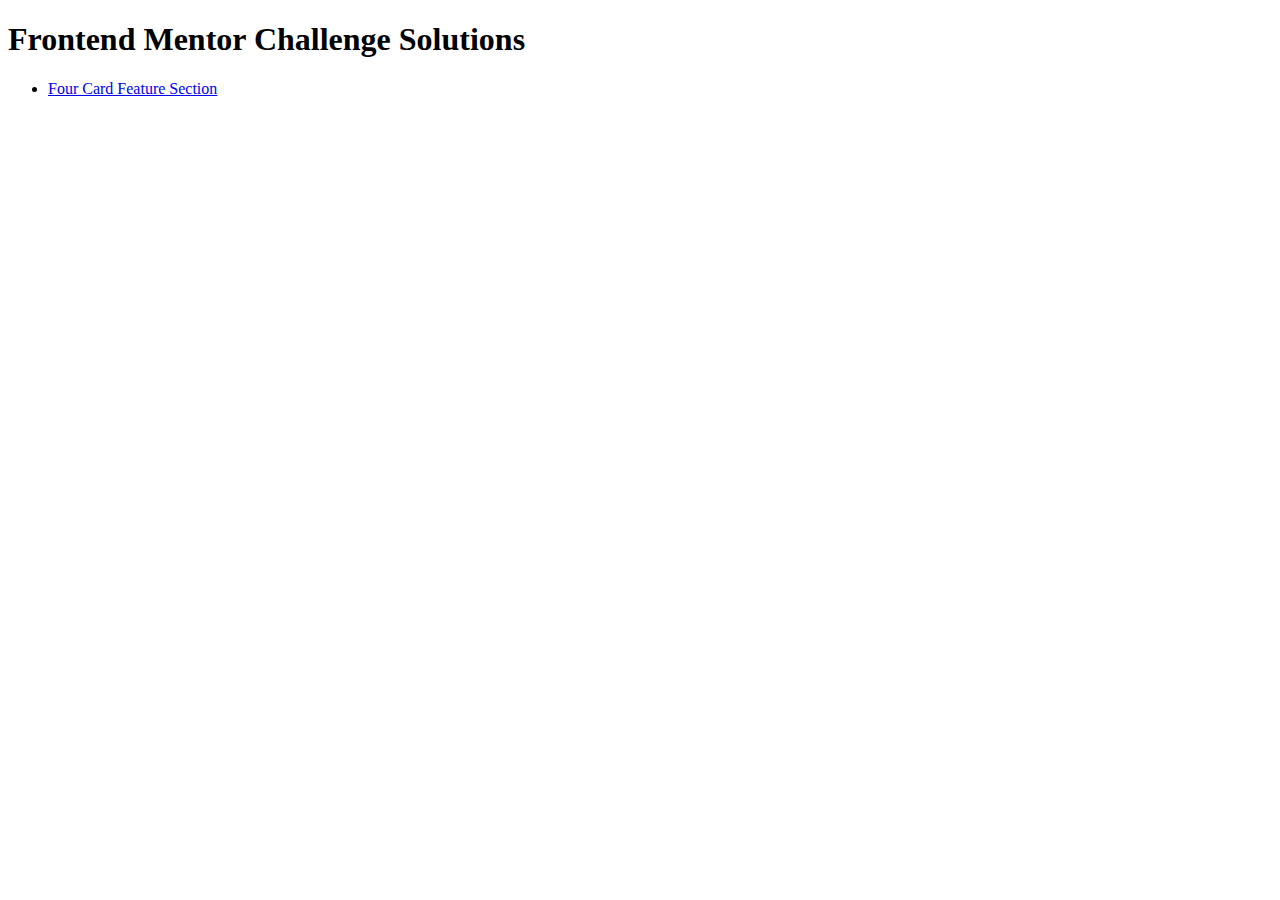
<file: index.html>
<!DOCTYPE html>
<html lang="en">
<head>
	<meta charset="UTF-8">
	<title>FrontEnd Mentor Solution</title>
</head>
<body>
	<h1>Frontend Mentor Challenge Solutions</h1>
	<ul>
		<li><a href="/four-card-feature-section/index.html">Four Card Feature Section</a></li>
	</ul>
</body>
</html>
</file>
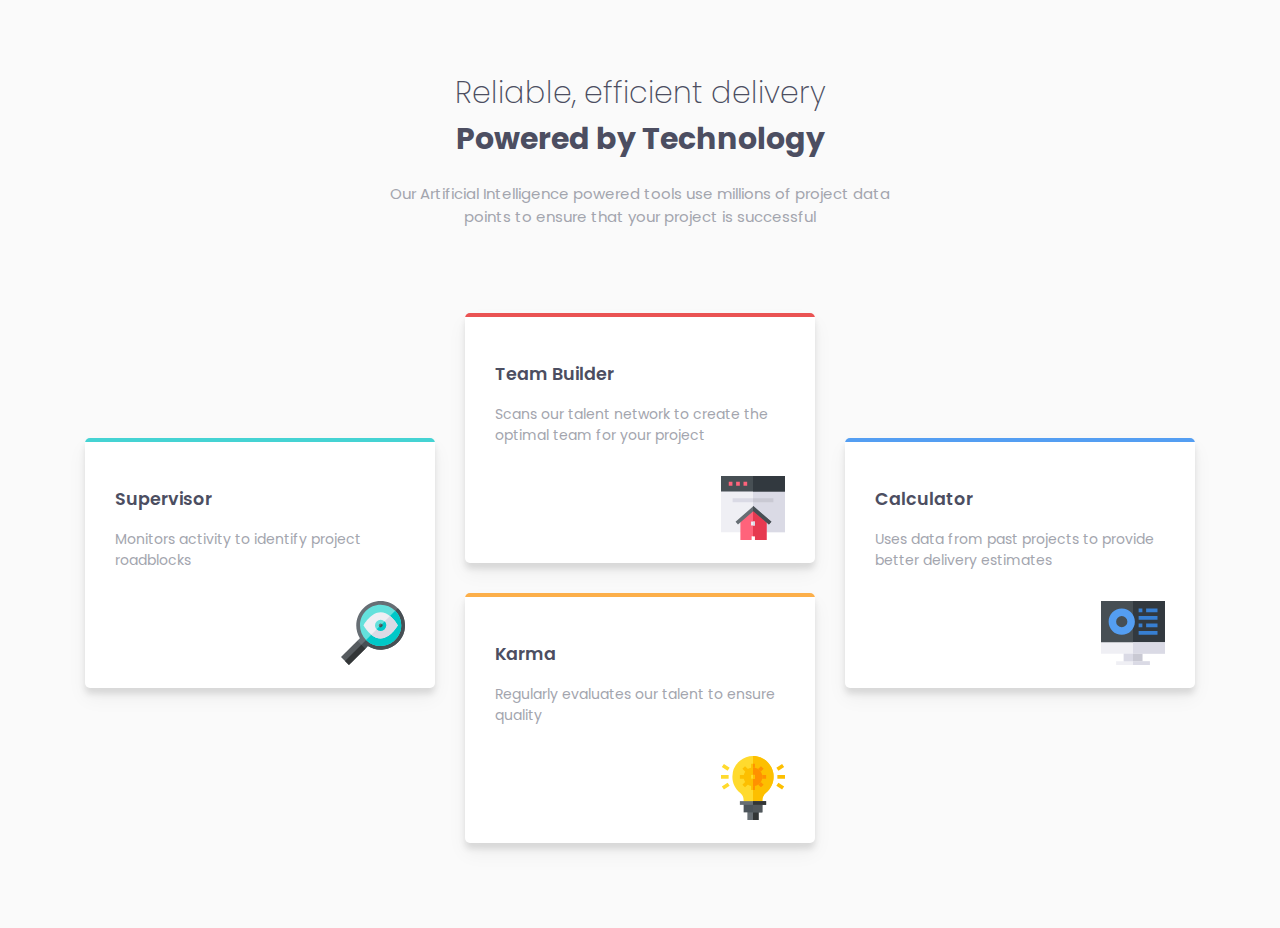
<file: four-card-feature-section/index.html>
<!DOCTYPE html>
<html lang="en">
<head>
  <meta charset="UTF-8">
  <meta name="viewport" content="width=device-width, initial-scale=1.0"> <!-- displays site properly based on user's device -->

  <link rel="icon" type="image/png" sizes="32x32" href="./images/favicon-32x32.png">
  
  <title>Frontend Mentor | Four card feature section</title>
  
  <link rel="stylesheet" href="styles.css">

</head>
<body>
  <header>
    <h1>
      <span>Reliable, efficient delivery</span>
      Powered by Technology
    </h1>
    
    <p>
      Our Artificial Intelligence powered tools use millions of project data points 
      to ensure that your project is successful
    </p>    
  </header>
  
  <section>

    <div class="card card-cyan card-center">
      <h3>Supervisor</h3>
      <p>Monitors activity to identify project roadblocks</p>
      <img src="images/icon-supervisor.svg" alt="icon-supervisor">
    </div>

    <div class="card card-red">
      <h3>Team Builder</h3>
      <p>Scans our talent network to create the optimal team for your project</p>
      <img src="images/icon-team-builder.svg" alt="icon-team-builder">
    </div>

    <div class="card card-blue card-center">
      <h3>Calculator</h3>
      <p>Uses data from past projects to provide better delivery estimates</p>
      <img src="images/icon-calculator.svg" alt="icon-calculator">
    </div>

    <div class="card card-orange">
      <h3>Karma</h3>
      <p>Regularly evaluates our talent to ensure quality</p>
      <img src="images/icon-karma.svg" alt="icon-karma">
    </div>

  </section>

</body>
</html>
</file>
<file: four-card-feature-section/styles.css>
@import url('https://fonts.googleapis.com/css2?family=Poppins:wght@200;400;600&display=swap');


* {
	box-sizing: border-box;
}

body {
	max-width: 1440px;
	font-family: 'Poppins', sans-serif;
	font-size: 15px;
	background-color: #FAFAFA;	
}

header{
	width: 100%;
	max-width:550px;
	margin: 70px auto 0 auto;
	text-align: center;
	color: hsl(234, 12%, 34%);
}

header h1 span{
	display: block;
	font-weight: 200;
	//color:hsl(229, 6%, 66%);
}

header p {
	font-weight: 400;
	color:hsl(229, 6%, 66%);	
}


section{
	display: flex;
	flex-wrap: wrap;
	justify-content: center;
	margin-top: 70px;
	margin-bottom: 70px;
}


.card {
	position: relative;
	background-color: #fff;
	border-radius: 5px;
	overflow: hidden;
	width: 100%;
	max-width: 350px;
	min-height: 250px;
	margin: 15px;
	padding: 30px;
	box-shadow: 0 10px 20px rgba(0, 0, 0, 0.05), 0 6px 6px rgba(0, 0, 0, 0.1);
	 
}

.card::after {
	content: '';
	position: absolute;
	top: 0;
	left: 0;
	height: 4px;
	width: 100%;
}

.card-cyan::after {
	background-color: hsl(180, 62%, 55%);
}

.card-red::after {
	background-color: hsl(0, 78%, 62%);
}

.card-orange::after {
	background-color: hsl(34, 97%, 64%);
}

.card-blue::after {
	background-color: hsl(212, 86%, 64%);
}

.card-center {
	transform: translateY(50%);
}

.card h3 {
	color: hsl(234, 12%, 34%);
	font-weight: 600;
} 

.card p {
	font-weight: 400;
	font-size: 14px;
	line-height: 1.5;
	margin-bottom: 30px;
	color:hsl(229, 6%, 66%);
}

.card img {
	position: absolute;
	right: 30px; 
}

@media (max-width: 1156px) {
	.card-center{
		transform: unset;
	}
}
</file>
